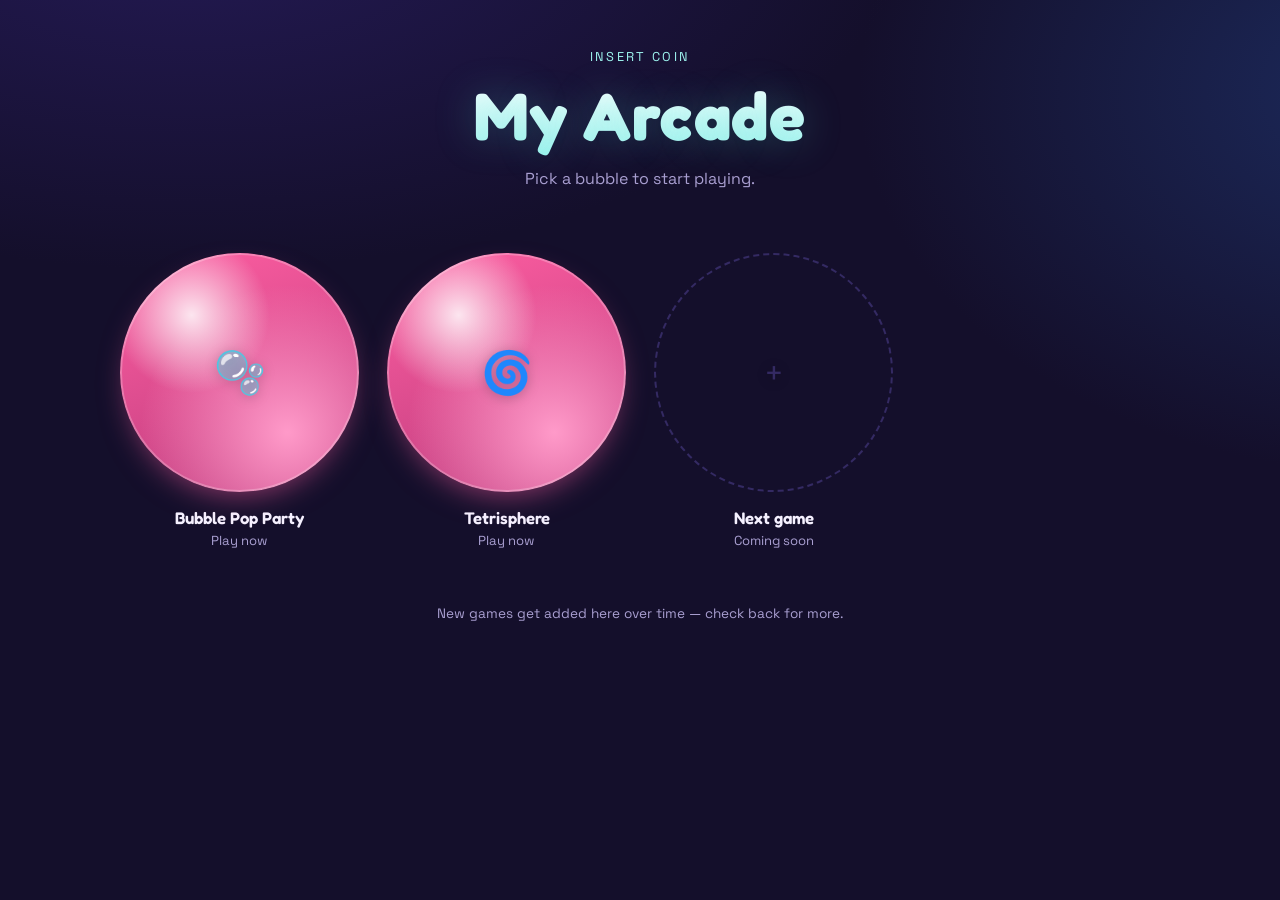
<file: index.html>
<!DOCTYPE html>
<html lang="en">
<head>
<meta charset="UTF-8">
<meta name="viewport" content="width=device-width, initial-scale=1.0">
<title>My Arcade</title>
<link rel="preconnect" href="https://fonts.googleapis.com">
<link rel="preconnect" href="https://fonts.gstatic.com" crossorigin>
<link href="https://fonts.googleapis.com/css2?family=Fredoka:wght@500;600;700&family=Space+Grotesk:wght@400;500;600&display=swap" rel="stylesheet">
<style>
  :root{
    --bg: #140f2b;
    --bg-2: #1a1440;
    --panel: #1e1740;
    --panel-edge: #342a63;
    --pink: #ff5fa2;
    --pink-soft: #ff9ac9;
    --cyan: #4fe3da;
    --cyan-soft: #9df3ee;
    --yellow: #ffd54a;
    --text: #f5f1ff;
    --muted: #a99fd1;
  }

  * { box-sizing: border-box; }

  html, body {
    margin: 0;
    padding: 0;
    min-height: 100%;
  }

  body {
    background:
      radial-gradient(1200px 600px at 15% -10%, #241a55 0%, transparent 60%),
      radial-gradient(1000px 700px at 110% 10%, #1c2a5c 0%, transparent 55%),
      var(--bg);
    color: var(--text);
    font-family: 'Space Grotesk', sans-serif;
    display: flex;
    justify-content: center;
    padding: 48px 20px 64px;
  }

  .stage {
    width: 100%;
    max-width: 1040px;
  }

  .marquee {
    text-align: center;
    margin-bottom: 56px;
  }

  .eyebrow {
    font-size: 0.8rem;
    letter-spacing: 0.18em;
    text-transform: uppercase;
    color: var(--cyan-soft);
    margin: 0 0 10px;
  }

  h1 {
    font-family: 'Fredoka', sans-serif;
    font-weight: 700;
    font-size: clamp(2.4rem, 6vw, 4.2rem);
    margin: 0;
    letter-spacing: 0.01em;
    background: linear-gradient(180deg, #ffffff 0%, var(--cyan-soft) 100%);
    -webkit-background-clip: text;
    background-clip: text;
    color: transparent;
    text-shadow: 0 0 40px rgba(79, 227, 218, 0.25);
  }

  .tagline {
    margin: 12px 0 0;
    color: var(--muted);
    font-size: 1rem;
  }

  .cabinet-grid {
    display: grid;
    grid-template-columns: repeat(auto-fill, minmax(200px, 1fr));
    gap: 28px;
    padding: 0;
  }

  .tile {
    position: relative;
    display: flex;
    flex-direction: column;
    align-items: center;
    text-decoration: none;
    color: var(--text);
    padding: 8px 0 0;
  }

  .tile-bubble {
    position: relative;
    width: 100%;
    aspect-ratio: 1 / 1;
    border-radius: 50%;
    display: flex;
    align-items: center;
    justify-content: center;
    isolation: isolate;
    transition: transform 0.35s cubic-bezier(.34,1.56,.64,1), box-shadow 0.35s ease;
  }

  .tile--live .tile-bubble {
    background:
      radial-gradient(circle at 30% 26%, rgba(255,255,255,0.85), rgba(255,255,255,0) 32%),
      radial-gradient(circle at 70% 75%, var(--pink-soft), transparent 60%),
      linear-gradient(160deg, var(--pink) 0%, #b8397a 100%);
    box-shadow:
      inset 0 0 0 2px rgba(255,255,255,0.25),
      0 12px 30px -10px rgba(255, 95, 162, 0.55);
  }

  .tile--soon .tile-bubble {
    background: transparent;
    border: 2px dashed var(--panel-edge);
  }

  .tile-icon {
    font-size: 2.6rem;
    filter: drop-shadow(0 2px 6px rgba(0,0,0,0.25));
  }

  .tile--soon .tile-icon {
    font-size: 2rem;
    color: var(--panel-edge);
  }

  .tile-label {
    margin-top: 16px;
    font-family: 'Fredoka', sans-serif;
    font-weight: 600;
    font-size: 1.05rem;
    text-align: center;
  }

  .tile-sub {
    margin-top: 4px;
    font-size: 0.82rem;
    color: var(--muted);
  }

  .tile--live:hover .tile-bubble,
  .tile--live:focus-visible .tile-bubble {
    transform: translateY(-6px) scale(1.04);
    box-shadow:
      inset 0 0 0 2px rgba(255,255,255,0.35),
      0 20px 40px -12px rgba(255, 95, 162, 0.7);
  }

  /* rising bubble pop effect, only on the live tile */
  .tile--live .tile-bubble::before,
  .tile--live .tile-bubble::after {
    content: "";
    position: absolute;
    bottom: 10%;
    width: 10px;
    height: 10px;
    border-radius: 50%;
    background: radial-gradient(circle at 30% 30%, #fff, var(--cyan-soft) 70%);
    opacity: 0;
  }

  .tile--live .tile-bubble::before { left: 24%; }
  .tile--live .tile-bubble::after  { left: 62%; width: 7px; height: 7px; }

  .tile--live:hover .tile-bubble::before {
    animation: rise-pop 1.1s ease-out 0.05s;
  }
  .tile--live:hover .tile-bubble::after {
    animation: rise-pop 1s ease-out 0.3s;
  }

  @keyframes rise-pop {
    0%   { opacity: 0; transform: translateY(0) scale(0.6); }
    15%  { opacity: 0.9; }
    75%  { opacity: 0.7; }
    100% { opacity: 0; transform: translateY(-90px) scale(1.3); }
  }

  .tile:focus-visible {
    outline: 2px solid var(--cyan);
    outline-offset: 6px;
    border-radius: 50%;
  }

  .foot-note {
    text-align: center;
    margin-top: 56px;
    color: var(--muted);
    font-size: 0.85rem;
  }

  @media (prefers-reduced-motion: reduce) {
    .tile-bubble, .tile--live .tile-bubble::before, .tile--live .tile-bubble::after {
      transition: none !important;
      animation: none !important;
    }
  }
</style>
</head>
<body>
  <div class="stage">
    <header class="marquee">
      <p class="eyebrow">Insert coin</p>
      <h1>My Arcade</h1>
      <p class="tagline">Pick a bubble to start playing.</p>
    </header>

    <main class="cabinet-grid">
      <a class="tile tile--live" href="bubble-pop-party/index.html">
        <span class="tile-bubble">
          <span class="tile-icon" aria-hidden="true">🫧</span>
        </span>
        <span class="tile-label">Bubble Pop Party</span>
        <span class="tile-sub">Play now</span>
      </a>

      <a class="tile tile--live" href="tetrisphere/index.html">
        <span class="tile-bubble">
          <span class="tile-icon" aria-hidden="true">🌀</span>
        </span>
        <span class="tile-label">Tetrisphere</span>
        <span class="tile-sub">Play now</span>
      </a>

      <div class="tile tile--soon" aria-hidden="true">
        <span class="tile-bubble">
          <span class="tile-icon">+</span>
        </span>
        <span class="tile-label">Next game</span>
        <span class="tile-sub">Coming soon</span>
      </div>
    </main>

    <p class="foot-note">New games get added here over time — check back for more.</p>
  </div>
</body>
</html>
</file>
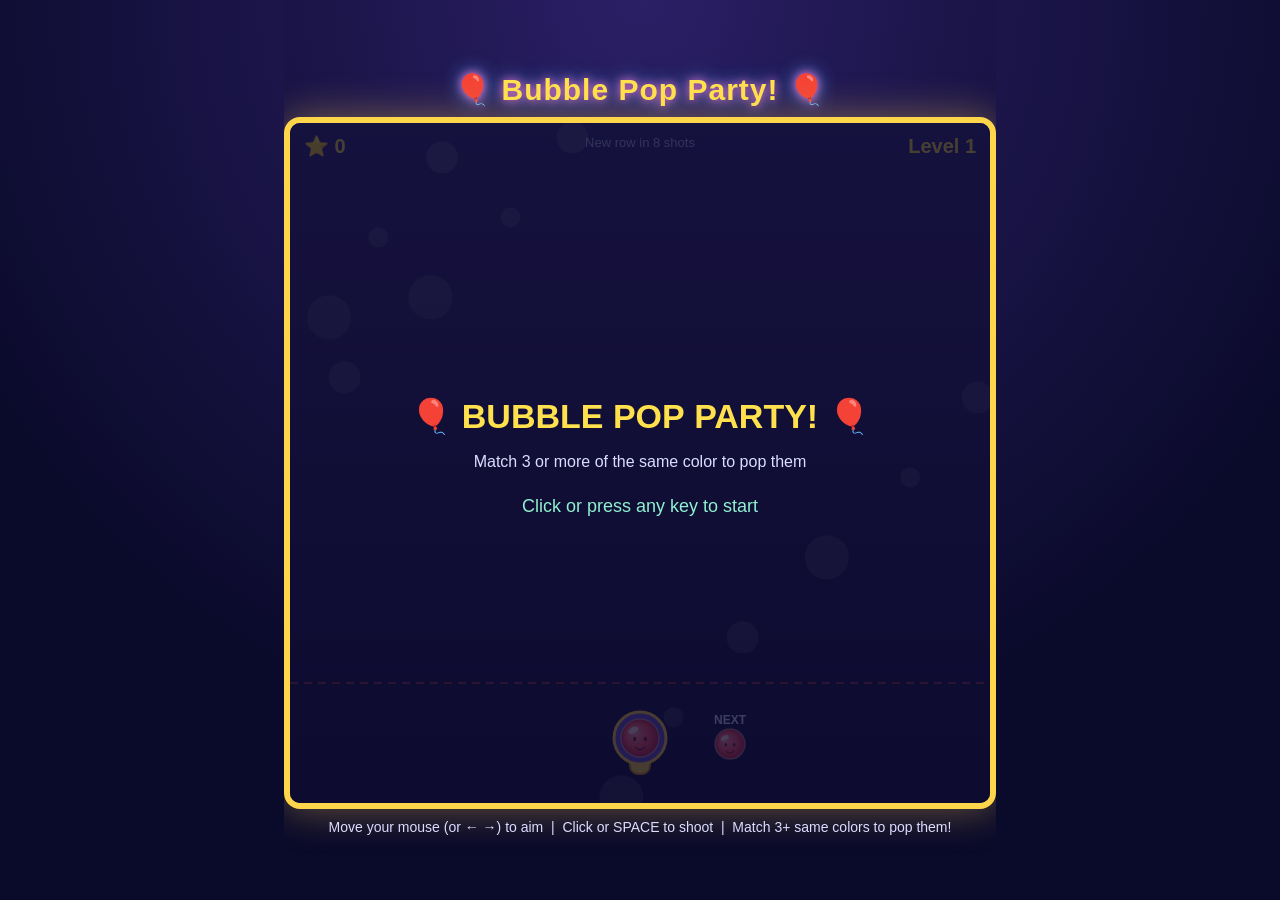
<file: bubble-pop-party/index.html>
<!DOCTYPE html>
<html lang="en">
<head>
<meta charset="UTF-8">
<title>Bubble Pop Party!</title>
<style>
  html, body {
    margin: 0; padding: 0; height: 100%;
    background: radial-gradient(circle at 50% 0%, #2b1f66, #0a0a2a 70%);
    display: flex; align-items: center; justify-content: center;
    font-family: 'Comic Sans MS', 'Trebuchet MS', sans-serif;
    overflow: hidden;
  }
  #wrap { display: flex; flex-direction: column; align-items: center; }
  h1 {
    color: #ffe14d;
    text-shadow: 0 0 10px #ff6fcf, 0 0 20px #54a0ff;
    margin: 6px 0 10px 0;
    font-size: 30px;
    letter-spacing: 1px;
  }
  #gameCanvas {
    background: linear-gradient(#3a2a80, #1a1350);
    border: 6px solid #ffd54a;
    border-radius: 16px;
    box-shadow: 0 0 40px rgba(255, 200, 80, 0.4);
  }
  #hint {
    color: #dcdcff;
    margin-top: 10px;
    font-size: 14px;
    text-align: center;
  }
</style>
</head>
<body>
<div id="wrap">
  <h1>🎈 Bubble Pop Party! 🎈</h1>
  <canvas id="gameCanvas" width="700" height="680"></canvas>
  <div id="hint">Move your mouse (or ← →) to aim &nbsp;|&nbsp; Click or SPACE to shoot &nbsp;|&nbsp; Match 3+ same colors to pop them!</div>
</div>

<script>
const canvas = document.getElementById('gameCanvas');
const ctx = canvas.getContext('2d');
const W = canvas.width, H = canvas.height;

// ---------- tiny audio blips ----------
let actx;
function beep(freq, dur, type, vol) {
  try {
    if (!actx) actx = new (window.AudioContext || window.webkitAudioContext)();
    const o = actx.createOscillator(); const g = actx.createGain();
    o.type = type || 'sine'; o.frequency.value = freq;
    g.gain.value = vol !== undefined ? vol : 0.06;
    o.connect(g); g.connect(actx.destination);
    o.start();
    g.gain.exponentialRampToValueAtTime(0.001, actx.currentTime + dur);
    o.stop(actx.currentTime + dur);
  } catch (e) {}
}
const sfx = {
  shoot: () => beep(500, 0.1, 'triangle', 0.05),
  bounce: () => beep(300, 0.05, 'square', 0.03),
  pop: (n) => { for (let i=0;i<Math.min(n,6);i++) setTimeout(()=>beep(500+i*90, 0.12, 'sine', 0.06), i*45); },
  fall: () => beep(200, 0.15, 'sine', 0.05),
  levelup: () => { beep(660,0.12,'sine',0.09); setTimeout(()=>beep(880,0.14,'sine',0.09),110); setTimeout(()=>beep(1100,0.18,'sine',0.09),230); },
  gameover: () => { beep(220,0.3,'sawtooth',0.07); setTimeout(()=>beep(150,0.4,'sawtooth',0.07),260); }
};

// ---------- constants ----------
const D = 40, R = 20;
const COLS = 16;
const LEFT = 30, TOP = 30;
const ROW_H = D * Math.sqrt(3) / 2;
const ROWS_MAX = 20;
const DANGER_Y = 560;
const SHOOTER_X = W/2, SHOOTER_Y = 615;
const SHOOT_SPEED = 13;
const ADD_ROW_INTERVAL = 8;

const PALETTE = [
  { top:'#ff8fa8', mid:'#ff4d6d', dark:'#c9264a' },
  { top:'#ffc98f', mid:'#ff9f43', dark:'#d97a1f' },
  { top:'#fff29e', mid:'#feca57', dark:'#d1a324' },
  { top:'#8ff0cf', mid:'#1dd1a1', dark:'#149c78' },
  { top:'#9dc8ff', mid:'#54a0ff', dark:'#2f6fd1' },
  { top:'#cabcff', mid:'#a29bfe', dark:'#7a6fe0' },
  { top:'#ffb0e6', mid:'#ff6fcf', dark:'#d13ea3' },
];

// ---------- state ----------
let grid = [];
let score = 0, level = 1, shotsFired = 0;
let state = 'ready'; // ready, aiming, gameOver, levelComplete
let stateTimer = 0;
let currentColor = 0, nextColor = 0;
let shootingBubble = null;
let fallers = [];
let particles = [];
let aimAngle = -Math.PI/2;
let mouseX = SHOOTER_X, mouseY = SHOOTER_Y - 100;
let rowWarningFlash = 0;

function maxColForRow(row) { return (row % 2 === 1) ? COLS - 2 : COLS - 1; }

function cellPos(row, col) {
  const odd = row % 2 === 1;
  const x = LEFT + col * D + (odd ? D : 0) + R;
  const y = TOP + row * ROW_H + R;
  return { x, y };
}

function neighborsOf(row, col) {
  const odd = row % 2 === 1;
  const list = odd
    ? [[row,col-1],[row,col+1],[row-1,col],[row-1,col+1],[row+1,col],[row+1,col+1]]
    : [[row,col-1],[row,col+1],[row-1,col-1],[row-1,col],[row+1,col-1],[row+1,col]];
  return list.filter(([r,c]) => r >= 0 && r < ROWS_MAX && c >= 0 && c < COLS);
}

function activeColorCount() { return Math.min(4 + Math.floor((level-1)/2), PALETTE.length); }

function makeEmptyGrid() {
  const g = [];
  for (let r=0; r<ROWS_MAX; r++) g.push(new Array(COLS).fill(null));
  return g;
}

function generateRow(rowIndex, colorCount) {
  const row = new Array(COLS).fill(null);
  const maxC = maxColForRow(rowIndex);
  for (let c=0; c<=maxC; c++) row[c] = Math.floor(Math.random()*colorCount);
  return row;
}

function startLevel() {
  grid = makeEmptyGrid();
  const initialRows = Math.min(4 + level, 9);
  const colorCount = activeColorCount();
  for (let r=0; r<initialRows; r++) grid[r] = generateRow(r, colorCount);
  shotsFired = 0;
  fallers = []; particles = []; shootingBubble = null;
  currentColor = pickColor();
  nextColor = pickColor();
  state = 'aiming';
}

function startGame() {
  score = 0; level = 1;
  startLevel();
}

function presentColors() {
  const set = new Set();
  for (let r=0; r<ROWS_MAX; r++) for (let c=0; c<COLS; c++) if (grid[r][c] !== null) set.add(grid[r][c]);
  if (set.size === 0) { for (let i=0;i<activeColorCount();i++) set.add(i); }
  return [...set];
}
function pickColor() {
  const p = presentColors();
  return p[Math.floor(Math.random()*p.length)];
}

// ---------- input ----------
function updateAimFromMouse(mx, my) {
  let dx = mx - SHOOTER_X;
  let dy = my - SHOOTER_Y;
  if (dy > -30) dy = -30;
  let a = Math.atan2(dy, dx);
  const minA = -Math.PI + 0.18, maxA = -0.18;
  if (a > maxA) a = maxA;
  if (a < minA) a = minA;
  aimAngle = a;
}

canvas.addEventListener('mousemove', (e) => {
  const rect = canvas.getBoundingClientRect();
  mouseX = e.clientX - rect.left; mouseY = e.clientY - rect.top;
  if (state === 'aiming') updateAimFromMouse(mouseX, mouseY);
});
canvas.addEventListener('pointerdown', (e) => {
  if (state === 'ready' || state === 'gameOver') { startGame(); return; }
  const rect = canvas.getBoundingClientRect();
  const mx = e.clientX - rect.left, my = e.clientY - rect.top;
  updateAimFromMouse(mx, my);
  shoot();
});
document.addEventListener('keydown', (e) => {
  if (['ArrowLeft','ArrowRight','Space'].includes(e.code)) e.preventDefault();
  if (state === 'ready' || state === 'gameOver') {
    startGame(); return;
  }
  if (e.code === 'ArrowLeft') aimAngle = Math.max(-Math.PI+0.18, aimAngle - 0.06);
  if (e.code === 'ArrowRight') aimAngle = Math.min(-0.18, aimAngle + 0.06);
  if (e.code === 'Space') shoot();
});

function shoot() {
  if (state !== 'aiming' || shootingBubble) return;
  shootingBubble = {
    x: SHOOTER_X, y: SHOOTER_Y,
    vx: Math.cos(aimAngle) * SHOOT_SPEED,
    vy: Math.sin(aimAngle) * SHOOT_SPEED,
    color: currentColor
  };
  sfx.shoot();
}

// ---------- matching / physics ----------
function findSnapCell(b) {
  let best = null, bestDist = Infinity;
  for (let r=0; r<ROWS_MAX; r++) {
    for (let c=0; c<COLS; c++) {
      if (grid[r][c] === null) continue;
      const pos = cellPos(r,c);
      const d = Math.hypot(b.x-pos.x, b.y-pos.y);
      if (d < D - 3 && d < bestDist) { bestDist = d; best = {r,c}; }
    }
  }
  let candidates = [];
  if (best) {
    candidates = neighborsOf(best.r, best.c).filter(([r,c]) => grid[r][c] === null);
  }
  if (candidates.length === 0) {
    let row = Math.max(0, Math.round((b.y - TOP - R) / ROW_H));
    const odd = row % 2 === 1;
    let col = Math.round((b.x - LEFT - R - (odd?D:0)) / D);
    col = Math.max(0, Math.min(maxColForRow(row), col));
    candidates = [[row,col]];
    if (grid[row] && grid[row][col] !== null) {
      // widen search nearby
      for (let rr=Math.max(0,row-1); rr<=row+1; rr++) {
        for (let cc=0; cc<COLS; cc++) {
          if (grid[rr] && grid[rr][cc] === null) candidates.push([rr,cc]);
        }
      }
    }
  }
  let bestCell = null, bd = Infinity;
  for (const [r,c] of candidates) {
    if (r < 0 || r >= ROWS_MAX || c < 0 || c >= COLS) continue;
    if (grid[r][c] !== null) continue;
    const pos = cellPos(r,c);
    const dd = Math.hypot(b.x-pos.x, b.y-pos.y);
    if (dd < bd) { bd = dd; bestCell = [r,c]; }
  }
  return bestCell;
}

function spawnParticles(x, y, colorObj, count) {
  for (let i=0;i<count;i++) {
    particles.push({
      x, y,
      vx: (Math.random()-0.5)*6,
      vy: (Math.random()-0.5)*6 - 2,
      life: 28 + Math.random()*14,
      color: colorObj.mid
    });
  }
}

function popCluster(row, col) {
  const color = grid[row][col];
  const visited = new Set();
  const stack = [[row,col]];
  const cluster = [];
  visited.add(row+','+col);
  while (stack.length) {
    const [r,c] = stack.pop();
    cluster.push([r,c]);
    for (const [nr,nc] of neighborsOf(r,c)) {
      const key = nr+','+nc;
      if (!visited.has(key) && grid[nr][nc] === color) {
        visited.add(key);
        stack.push([nr,nc]);
      }
    }
  }
  if (cluster.length >= 3) {
    for (const [r,c] of cluster) {
      const pos = cellPos(r,c);
      spawnParticles(pos.x, pos.y, PALETTE[color], 10);
      grid[r][c] = null;
    }
    score += cluster.length * 15;
    sfx.pop(cluster.length);
    removeFloating();
  }
}

function removeFloating() {
  const visited = Array.from({length:ROWS_MAX}, () => new Array(COLS).fill(false));
  const queue = [];
  for (let c=0; c<COLS; c++) {
    if (grid[0][c] !== null) { visited[0][c] = true; queue.push([0,c]); }
  }
  while (queue.length) {
    const [r,c] = queue.shift();
    for (const [nr,nc] of neighborsOf(r,c)) {
      if (!visited[nr][nc] && grid[nr][nc] !== null) {
        visited[nr][nc] = true;
        queue.push([nr,nc]);
      }
    }
  }
  let count = 0;
  for (let r=0; r<ROWS_MAX; r++) {
    for (let c=0; c<COLS; c++) {
      if (grid[r][c] !== null && !visited[r][c]) {
        const pos = cellPos(r,c);
        fallers.push({ x:pos.x, y:pos.y, vx:(Math.random()-0.5)*2, vy:0, color: grid[r][c] });
        grid[r][c] = null;
        count++;
      }
    }
  }
  if (count > 0) { score += count * 25; sfx.fall(); }
}

function addRow() {
  const colorCount = activeColorCount();
  grid.unshift(generateRow(0, colorCount));
  grid.pop();
}

function isGridEmpty() {
  for (let r=0; r<ROWS_MAX; r++) for (let c=0; c<COLS; c++) if (grid[r][c] !== null) return false;
  return true;
}

function checkGameOver() {
  for (let r=0; r<ROWS_MAX; r++) {
    for (let c=0; c<COLS; c++) {
      if (grid[r][c] !== null) {
        const pos = cellPos(r,c);
        if (pos.y + R >= DANGER_Y) return true;
      }
    }
  }
  return false;
}

// ---------- update ----------
function update() {
  if (state === 'aiming') {
    if (shootingBubble) {
      const b = shootingBubble;
      b.x += b.vx; b.y += b.vy;
      if (b.x - R < 0) { b.x = R; b.vx = -b.vx; sfx.bounce(); }
      if (b.x + R > W) { b.x = W - R; b.vx = -b.vx; sfx.bounce(); }

      let attached = false;
      let targetRC = null;
      if (b.y - R <= TOP) {
        let col = Math.round((b.x - LEFT - R) / D);
        col = Math.max(0, Math.min(maxColForRow(0), col));
        targetRC = grid[0][col] === null ? [0,col] : findSnapCell(b);
        attached = true;
      } else {
        for (let r=0; r<ROWS_MAX && !attached; r++) {
          for (let c=0; c<COLS; c++) {
            if (grid[r][c] === null) continue;
            const pos = cellPos(r,c);
            if (Math.hypot(b.x-pos.x, b.y-pos.y) < D - 3) { attached = true; break; }
          }
        }
        if (attached) targetRC = findSnapCell(b);
      }

      if (attached && targetRC) {
        const [r,c] = targetRC;
        grid[r][c] = b.color;
        popCluster(r,c);
        shootingBubble = null;
        shotsFired++;
        currentColor = nextColor;
        nextColor = pickColor();
        if (shotsFired % ADD_ROW_INTERVAL === 0) addRow();

        if (isGridEmpty()) {
          state = 'levelComplete'; stateTimer = 0; sfx.levelup();
        } else if (checkGameOver()) {
          state = 'gameOver'; stateTimer = 0; sfx.gameover();
        }
      } else if (attached) {
        shootingBubble = null;
      }
    }
  }

  for (let i=fallers.length-1; i>=0; i--) {
    const f = fallers[i];
    f.vy += 0.4; f.x += f.vx; f.y += f.vy;
    if (f.y > H + 40) fallers.splice(i,1);
  }
  for (let i=particles.length-1; i>=0; i--) {
    const p = particles[i];
    p.x += p.vx; p.y += p.vy; p.vy += 0.2; p.life--;
    if (p.life <= 0) particles.splice(i,1);
  }
}

// ---------- draw ----------
function drawBubble(x, y, colorIdx, radius) {
  const col = PALETTE[colorIdx % PALETTE.length];
  const grad = ctx.createRadialGradient(x-radius*0.35, y-radius*0.35, radius*0.15, x, y, radius);
  grad.addColorStop(0, col.top);
  grad.addColorStop(0.6, col.mid);
  grad.addColorStop(1, col.dark);
  ctx.beginPath();
  ctx.arc(x, y, radius, 0, Math.PI*2);
  ctx.fillStyle = grad;
  ctx.fill();
  ctx.lineWidth = 1.5;
  ctx.strokeStyle = 'rgba(255,255,255,0.4)';
  ctx.stroke();
  // shine
  ctx.beginPath();
  ctx.ellipse(x-radius*0.35, y-radius*0.4, radius*0.28, radius*0.16, -0.5, 0, Math.PI*2);
  ctx.fillStyle = 'rgba(255,255,255,0.7)';
  ctx.fill();
  // cute face
  ctx.fillStyle = 'rgba(0,0,0,0.55)';
  ctx.beginPath(); ctx.ellipse(x-radius*0.28, y+radius*0.05, radius*0.09, radius*0.12, 0, 0, Math.PI*2); ctx.fill();
  ctx.beginPath(); ctx.ellipse(x+radius*0.28, y+radius*0.05, radius*0.09, radius*0.12, 0, 0, Math.PI*2); ctx.fill();
  ctx.beginPath();
  ctx.arc(x, y+radius*0.32, radius*0.28, 0.15*Math.PI, 0.85*Math.PI);
  ctx.strokeStyle = 'rgba(0,0,0,0.5)';
  ctx.lineWidth = radius*0.08;
  ctx.stroke();
}

function drawBackground() {
  ctx.clearRect(0,0,W,H);
  const g = ctx.createLinearGradient(0,0,0,H);
  g.addColorStop(0, '#3a2a80');
  g.addColorStop(1, '#160f42');
  ctx.fillStyle = g;
  ctx.fillRect(0,0,W,H);
  const t = Date.now()/1000;
  ctx.save();
  ctx.globalAlpha = 0.12;
  for (let i=0;i<14;i++) {
    const bx = (i*67 + Math.sin(t*0.3+i)*20) % W;
    const by = (H - ((t*15 + i*80) % (H+60)));
    ctx.beginPath();
    ctx.arc(bx, by, 10 + (i%3)*6, 0, Math.PI*2);
    ctx.fillStyle = '#ffffff';
    ctx.fill();
  }
  ctx.restore();
}

function drawGrid() {
  for (let r=0; r<ROWS_MAX; r++) {
    for (let c=0; c<COLS; c++) {
      if (grid[r][c] !== null) {
        const pos = cellPos(r,c);
        if (pos.y < H) drawBubble(pos.x, pos.y, grid[r][c], R-1);
      }
    }
  }
}

function drawDangerLine() {
  ctx.save();
  ctx.setLineDash([8,6]);
  ctx.strokeStyle = 'rgba(255,80,80,0.5)';
  ctx.lineWidth = 2;
  ctx.beginPath();
  ctx.moveTo(0, DANGER_Y);
  ctx.lineTo(W, DANGER_Y);
  ctx.stroke();
  ctx.restore();
}

function drawTrajectory() {
  let x = SHOOTER_X, y = SHOOTER_Y;
  let vx = Math.cos(aimAngle) * 8, vy = Math.sin(aimAngle) * 8;
  ctx.save();
  ctx.fillStyle = 'rgba(255,255,255,0.5)';
  for (let i=0; i<70; i++) {
    x += vx; y += vy;
    if (x - 4 < 0) { x = 4; vx = -vx; }
    if (x + 4 > W) { x = W-4; vx = -vx; }
    if (y < TOP + R) break;
    if (i % 3 === 0) {
      ctx.beginPath();
      ctx.arc(x, y, 2.5, 0, Math.PI*2);
      ctx.fill();
    }
  }
  ctx.restore();
}

function drawShooter() {
  ctx.save();
  ctx.translate(SHOOTER_X, SHOOTER_Y);
  ctx.rotate(aimAngle + Math.PI/2);
  ctx.fillStyle = '#ffd54a';
  ctx.beginPath();
  ctx.roundRect(-10, -10, 20, 46, 8);
  ctx.fill();
  ctx.strokeStyle = '#c98f1a'; ctx.lineWidth = 2; ctx.stroke();
  ctx.restore();

  ctx.beginPath();
  ctx.arc(SHOOTER_X, SHOOTER_Y, 26, 0, Math.PI*2);
  ctx.fillStyle = '#6b4fd6';
  ctx.fill();
  ctx.strokeStyle = '#ffd54a'; ctx.lineWidth = 3; ctx.stroke();

  drawBubble(SHOOTER_X, SHOOTER_Y, currentColor, R-1);

  // next bubble preview
  ctx.font = 'bold 12px sans-serif';
  ctx.fillStyle = '#dcdcff';
  ctx.textAlign = 'center';
  ctx.fillText('NEXT', SHOOTER_X + 90, SHOOTER_Y - 14);
  drawBubble(SHOOTER_X + 90, SHOOTER_Y + 6, nextColor, 15);
}

function drawFallersAndParticles() {
  for (const f of fallers) drawBubble(f.x, f.y, f.color, R-2);
  for (const p of particles) {
    ctx.globalAlpha = Math.max(0, p.life/40);
    ctx.fillStyle = p.color;
    ctx.beginPath();
    ctx.arc(p.x, p.y, 4, 0, Math.PI*2);
    ctx.fill();
  }
  ctx.globalAlpha = 1;
}

function drawHUD() {
  ctx.textAlign = 'left';
  ctx.font = 'bold 20px sans-serif';
  ctx.fillStyle = '#ffe14d';
  ctx.fillText('⭐ ' + score, 14, 30);
  ctx.textAlign = 'right';
  ctx.fillText('Level ' + level, W - 14, 30);

  const remaining = ADD_ROW_INTERVAL - (shotsFired % ADD_ROW_INTERVAL);
  ctx.textAlign = 'center';
  ctx.font = '13px sans-serif';
  ctx.fillStyle = remaining <= 2 ? '#ff8080' : '#b0b0e8';
  ctx.fillText('New row in ' + remaining + ' shots', W/2, 24);
}

function drawShootingBubble() {
  if (shootingBubble) drawBubble(shootingBubble.x, shootingBubble.y, shootingBubble.color, R-1);
}

function drawOverlay(lines) {
  ctx.save();
  ctx.fillStyle = 'rgba(10,10,40,0.75)';
  ctx.fillRect(0,0,W,H);
  ctx.textAlign = 'center';
  ctx.textBaseline = 'middle';
  let y = H/2 - (lines.length-1)*22;
  for (const line of lines) {
    ctx.font = line.font || 'bold 26px sans-serif';
    ctx.fillStyle = line.color || '#fff';
    ctx.fillText(line.text, W/2, y);
    y += 44;
  }
  ctx.restore();
}

function draw() {
  drawBackground();
  drawDangerLine();
  drawGrid();
  drawFallersAndParticles();
  drawShootingBubble();
  if (state === 'aiming') drawTrajectory();
  drawShooter();
  drawHUD();

  if (state === 'ready') {
    drawOverlay([
      {text:'🎈 BUBBLE POP PARTY! 🎈', font:'bold 34px sans-serif', color:'#ffe14d'},
      {text:'Match 3 or more of the same color to pop them', font:'16px sans-serif', color:'#dcdcff'},
      {text:'Click or press any key to start', font:'18px sans-serif', color:'#8ff0cf'},
    ]);
  } else if (state === 'levelComplete') {
    stateTimer++;
    drawOverlay([
      {text:'🎉 LEVEL ' + level + ' CLEAR! 🎉', font:'bold 30px sans-serif', color:'#8ff0cf'},
      {text:'Score: ' + score, font:'18px sans-serif', color:'#fff'},
    ]);
    if (stateTimer > 80) { level++; startLevel(); }
  } else if (state === 'gameOver') {
    drawOverlay([
      {text:'Oh no, bubbles reached the bottom!', font:'bold 24px sans-serif', color:'#ff8080'},
      {text:'Score: ' + score, font:'20px sans-serif', color:'#fff'},
      {text:'Click or press any key to play again', font:'16px sans-serif', color:'#ffe14d'},
    ]);
  }
}

function loop() {
  update();
  draw();
  requestAnimationFrame(loop);
}
state = 'ready';
grid = makeEmptyGrid();
loop();
</script>
</body>
</html>
</file>
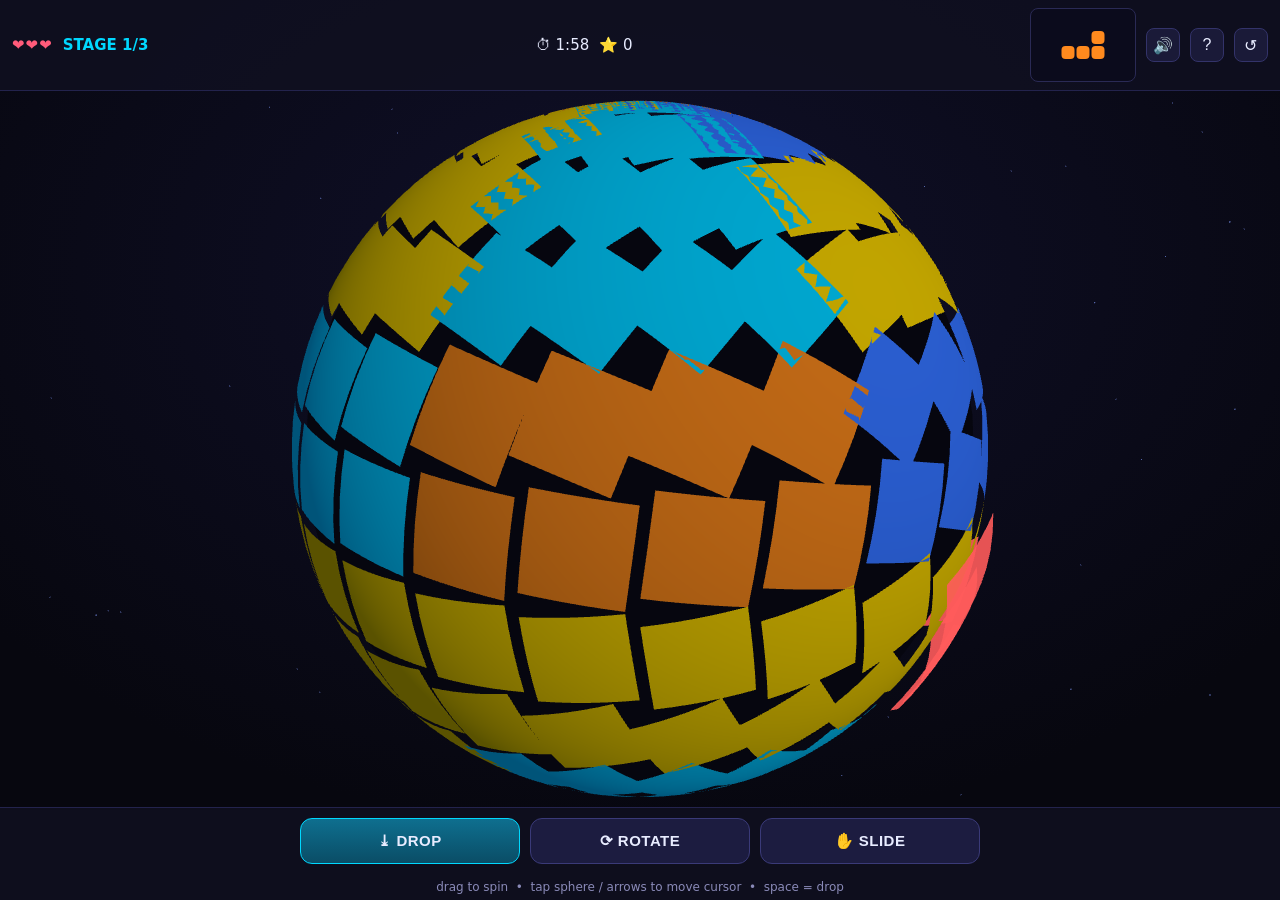
<file: tetrisphere/index.html>
<!DOCTYPE html>
<html lang="en">
<head>
<meta charset="utf-8">
<meta name="viewport" content="width=device-width, initial-scale=1, maximum-scale=1, user-scalable=no">
<title>Tetrisphere — a fan remake</title>
<meta name="description" content="Tetrisphere fan remake: blast matching tetrominoes off a layered sphere and burrow to its core.">
<link rel="icon" href="data:image/svg+xml,<svg xmlns='http://www.w3.org/2000/svg' viewBox='0 0 100 100'><circle cx='50' cy='50' r='42' fill='%23111'/><circle cx='50' cy='50' r='42' fill='none' stroke='%2300d8ff' stroke-width='6'/><rect x='38' y='38' width='24' height='24' fill='%23b14bff'/></svg>">
<link rel="stylesheet" href="./style.css">
<script type="importmap">
{ "imports": { "three": "./vendor/three.module.min.js" } }
</script>
</head>
<body>
<div id="app">
  <header id="hud">
    <div class="hud-left">
      <span id="hearts" title="hearts">❤❤❤</span>
      <span id="stage" title="stage">STAGE 1/3</span>
    </div>
    <div class="hud-mid">
      <span id="timer" title="time left">⏱ 2:00</span>
      <span id="score" title="score">⭐ 0</span>
      <span id="combo" title="combo"></span>
    </div>
    <div class="hud-right">
      <canvas id="heldPreview" width="104" height="72" title="held piece"></canvas>
      <button id="btnMute" class="icon-btn" title="mute (M)">🔊</button>
      <button id="btnHelp" class="icon-btn" title="how to play">?</button>
      <button id="btnNew" class="icon-btn" title="new game (N)">↺</button>
    </div>
  </header>

  <div id="stageWrap"><canvas id="stage3d"></canvas></div>

  <footer id="controls">
    <button id="btnDrop" class="ctl primary">⤓ DROP</button>
    <button id="btnRotate" class="ctl">⟳ ROTATE</button>
    <button id="btnSlide" class="ctl">✋ SLIDE</button>
  </footer>
  <div id="hint">drag to spin &nbsp;•&nbsp; tap sphere / arrows to move cursor &nbsp;•&nbsp; space = drop</div>

  <div id="banner" class="overlay hidden">
    <div class="card">
      <h2 id="bannerTitle"></h2>
      <p id="bannerText"></p>
      <button id="bannerBtn" class="ctl primary"></button>
    </div>
  </div>

  <div id="help" class="overlay hidden">
    <div class="card">
      <h2>How to play</h2>
      <ul>
        <li>🌀 The sphere is wrapped in layers of tetromino pieces.</li>
        <li>🎯 Move the cursor over the sphere. <b style="color:#3dff73">Green</b> means your piece will blast — <b style="color:#ff5b5b">red</b> means it won't.</li>
        <li>💥 <b>Drop</b> your piece onto <b>2 or more touching pieces of the same shape</b> (side-by-side, diagonal, or stacked) to blast the whole group off.</li>
        <li>💔 A drop that blasts nothing costs a heart. Lose all 3 and it's game over.</li>
        <li>✋ <b>Slide</b>: grab a piece, reposition it, set it down to line up bigger blasts.</li>
        <li>⏱ Blasting adds time. Clear every layer to expose the core and clear the stage.</li>
        <li>🔥 Consecutive blasts build your combo multiplier.</li>
      </ul>
      <button id="helpClose" class="ctl primary">Got it</button>
    </div>
  </div>
</div>
<script type="module" src="./app.js"></script>
</body>
</html>
</file>
<file: tetrisphere/style.css>
:root {
  --bg: #07070f;
  --panel: rgba(16, 16, 32, 0.85);
  --neon: #00d8ff;
  --good: #3dff73;
  --bad: #ff5b5b;
  --text: #e8ecff;
}
* { box-sizing: border-box; -webkit-tap-highlight-color: transparent; }
html, body {
  margin: 0; padding: 0; height: 100%;
  background: radial-gradient(1200px 800px at 50% 30%, #10102a 0%, var(--bg) 70%);
  color: var(--text);
  font-family: system-ui, -apple-system, "Segoe UI", Roboto, sans-serif;
  overflow: hidden;
  user-select: none; -webkit-user-select: none;
}
#app { display: flex; flex-direction: column; height: 100dvh; }

#hud {
  display: flex; align-items: center; justify-content: space-between;
  gap: 8px; padding: 8px 12px;
  background: var(--panel); border-bottom: 1px solid #23234d;
  font-size: 15px; z-index: 5;
}
.hud-left, .hud-mid, .hud-right { display: flex; align-items: center; gap: 10px; }
#hearts { color: #ff5b7a; letter-spacing: 1px; white-space: nowrap; }
#stage { color: var(--neon); font-weight: 600; white-space: nowrap; }
#timer { font-variant-numeric: tabular-nums; white-space: nowrap; }
#timer.low { color: var(--bad); font-weight: 700; animation: pulse 1s infinite; }
@keyframes pulse { 50% { opacity: 0.55; } }
#score { font-variant-numeric: tabular-nums; white-space: nowrap; }
#combo { color: #ffb02e; font-weight: 700; }
#heldPreview { background: #0b0b1c; border: 1px solid #2a2a55; border-radius: 8px; }

.icon-btn {
  background: #1a1a38; color: var(--text); border: 1px solid #33336a;
  border-radius: 8px; width: 34px; height: 34px; font-size: 16px; cursor: pointer;
}
.icon-btn:active { transform: scale(0.94); }

#stageWrap { position: relative; flex: 1; min-height: 0; }
#stage3d { width: 100%; height: 100%; display: block; touch-action: none; cursor: grab; }
#stage3d:active { cursor: grabbing; }

#controls {
  display: flex; gap: 10px; justify-content: center;
  padding: 10px 12px calc(10px + env(safe-area-inset-bottom));
  background: var(--panel); border-top: 1px solid #23234d;
}
.ctl {
  flex: 1; max-width: 220px; padding: 13px 8px;
  font-size: 15px; font-weight: 700; letter-spacing: 0.5px;
  color: var(--text); background: #1c1c40; border: 1px solid #3a3a78;
  border-radius: 12px; cursor: pointer;
}
.ctl:active { transform: scale(0.96); }
.ctl.primary { background: linear-gradient(180deg, #0e6f8f, #0a4d66); border-color: var(--neon); }
.ctl.armed { background: linear-gradient(180deg, #8f6a0e, #66490a); border-color: #ffb02e; }
#hint {
  text-align: center; font-size: 12px; color: #8a8ab8;
  padding: 6px 8px calc(6px + env(safe-area-inset-bottom)); background: var(--panel);
}
@media (max-width: 560px) { #hint { display: none; } }

.overlay {
  position: fixed; inset: 0; z-index: 20;
  display: flex; align-items: center; justify-content: center;
  background: rgba(4, 4, 12, 0.72); backdrop-filter: blur(3px);
  padding: 20px;
}
.overlay.hidden { display: none; }
.card {
  background: #12122a; border: 1px solid #3a3a78; border-radius: 16px;
  padding: 24px; max-width: 440px; width: 100%; text-align: center;
  box-shadow: 0 0 60px rgba(0, 216, 255, 0.15);
}
.card h2 { margin: 0 0 10px; color: var(--neon); }
.card p { color: #c6cbe8; }
.card ul { text-align: left; line-height: 1.75; padding-left: 20px; color: #c6cbe8; margin: 0 0 18px; }
.card .ctl { width: 100%; max-width: none; }
</file>
